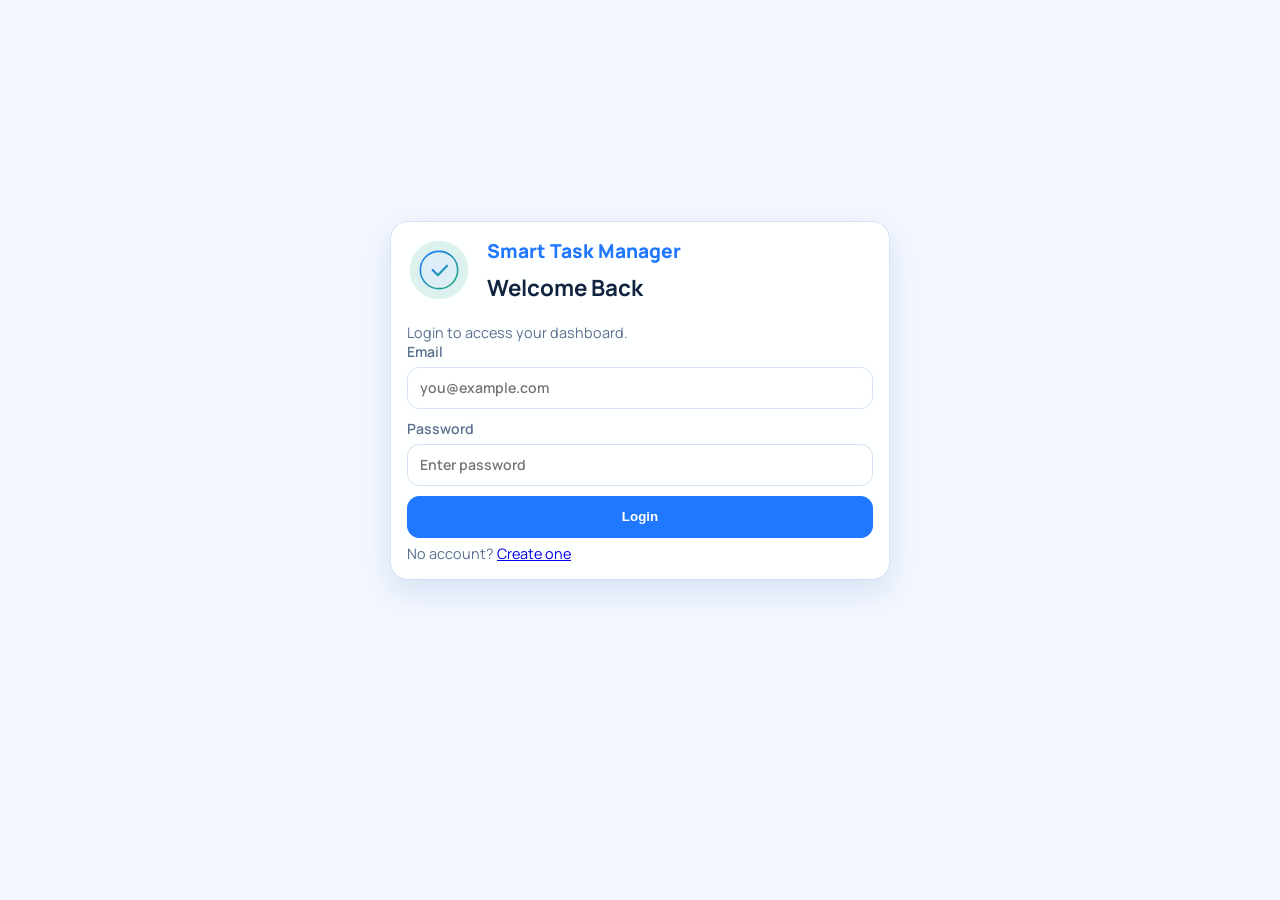
<file: index.html>
<!DOCTYPE html>
<html lang="en">
<head>
  <meta charset="UTF-8" />
  <meta name="viewport" content="width=device-width, initial-scale=1.0" />
  <title>Smart Task Manager</title>
  <link rel="preconnect" href="https://fonts.googleapis.com" />
  <link rel="preconnect" href="https://fonts.gstatic.com" crossorigin />
  <link href="https://fonts.googleapis.com/css2?family=Manrope:wght@400;500;600;700;800&display=swap" rel="stylesheet" />
  <link rel="stylesheet" href="style.css" />
</head>
<body>
  <div class="bg-orb orb-1"></div>
  <div class="bg-orb orb-2"></div>

  <main class="layout">
    <aside class="sidebar panel">
      <div class="brand-block">
        <svg class="brand-logo" viewBox="0 0 120 120" xmlns="http://www.w3.org/2000/svg">
          <!-- Background circle -->
          <circle cx="60" cy="60" r="55" fill="url(#logoBg)" opacity="0.15" />
          
          <!-- Checkmark icon -->
          <g transform="translate(60, 60)">
            <!-- Main circle -->
            <circle cx="0" cy="0" r="35" fill="none" stroke="url(#logoGradient)" stroke-width="3" />
            
            <!-- Checkmark -->
            <path d="M -12 0 L -2 10 L 15 -8" stroke="url(#logoGradient)" stroke-width="4" fill="none" stroke-linecap="round" stroke-linejoin="round" />
          </g>
          
          <!-- Gradients -->
          <defs>
            <linearGradient id="logoGradient" x1="0%" y1="0%" x2="100%" y2="100%">
              <stop offset="0%" style="stop-color:#1f78ff;stop-opacity:1" />
              <stop offset="100%" style="stop-color:#1faf7b;stop-opacity:1" />
            </linearGradient>
            <radialGradient id="logoBg" cx="50%" cy="50%" r="50%">
              <stop offset="0%" style="stop-color:#1f78ff;stop-opacity:1" />
              <stop offset="100%" style="stop-color:#1faf7b;stop-opacity:1" />
            </radialGradient>
          </defs>
        </svg>
        <p class="brand-title">Smart Task Manager</p>
        <p class="brand-subtitle">Plan smarter. Execute faster.</p>
      </div>

      <nav class="nav" id="mainNav">
        <button class="nav-btn active" data-view="dashboard" type="button">Dashboard</button>
        <button class="nav-btn" data-view="tasks" type="button">Task List</button>
        <button class="nav-btn" data-view="add" type="button">Add Task</button>
        <button class="nav-btn" data-view="calendar" type="button">Calendar</button>
        <button class="nav-btn" data-view="analytics" type="button">Analytics</button>
        <button class="nav-btn" data-view="settings" type="button">Settings</button>
      </nav>

      <div class="sidebar-footer">
        <button class="btn btn-ghost" id="logoutBtn" type="button">Logout</button>
      </div>
    </aside>

    <section class="content">
      <header class="topbar panel">
        <div class="top-left">
          <p class="greeting" id="greetingText">Good Morning, User</p>
          <p class="top-sub" id="topSubtitle">Today is a great day to get things done.</p>
        </div>
        <div class="top-right">
          <div class="notification-wrapper">
            <button class="icon-btn" id="notifBtn" type="button" aria-label="Notifications">
              <span aria-hidden="true">🔔</span>
              <strong id="notifCount">0</strong>
            </button>
            <div class="notification-panel hidden" id="notificationPanel">
              <div class="notification-header">
                <h3>Notifications</h3>
                <button class="close-notif-btn" id="closeNotifBtn" type="button">✕</button>
              </div>
              <div class="notification-list" id="notificationList"></div>
            </div>
          </div>
          <button class="btn btn-ghost" id="themeToggle" type="button">Dark Mode</button>
        </div>
      </header>

      <section class="view" id="view-dashboard">
        <div class="dashboard-grid">
          <article class="panel metric">
            <p class="metric-label">Today's Tasks</p>
            <p class="metric-value" id="todayCount">0</p>
          </article>
          <article class="panel metric">
            <p class="metric-label">Pending</p>
            <p class="metric-value" id="pendingCount">0</p>
          </article>
          <article class="panel metric">
            <p class="metric-label">Completed</p>
            <p class="metric-value" id="completedCount">0</p>
          </article>
          <article class="panel metric">
            <p class="metric-label">Streak</p>
            <p class="metric-value" id="streakCount">0 days</p>
          </article>
        </div>

        <article class="panel">
          <div class="panel-head">
            <h2>Progress</h2>
            <button class="btn btn-primary" id="quickAddBtn" type="button">+ Quick Add Task</button>
          </div>
          <div class="progress-track">
            <div class="progress-fill" id="progressFill"></div>
          </div>
          <p class="hint" id="progressText">0% completed</p>
        </article>

        <article class="panel">
          <div class="panel-head">
            <h2>Today's Plan</h2>
            <p class="hint" id="todayDateLabel"></p>
          </div>
          <ul class="list" id="todayPlanList"></ul>
          <p class="empty" id="todayEmpty">No tasks planned for today.</p>
        </article>

        <article class="panel">
          <h2>Smart Suggestions</h2>
          <ul class="list" id="smartSuggestionList"></ul>
        </article>
      </section>

      <section class="view hidden" id="view-tasks">
        <article class="panel">
          <div class="panel-head">
            <h2>Task Search & Filter</h2>
          </div>
          <div class="filter-grid">
            <input id="searchInput" type="text" placeholder="Search by keyword" />
            <select id="priorityFilter">
              <option value="all">All Priorities</option>
              <option value="High">High</option>
              <option value="Medium">Medium</option>
              <option value="Low">Low</option>
            </select>
            <select id="statusFilter">
              <option value="all">All Status</option>
              <option value="Pending">Pending</option>
              <option value="In Progress">In Progress</option>
              <option value="Completed">Completed</option>
            </select>
            <select id="categoryFilter">
              <option value="all">All Categories</option>
              <option value="Study">Study</option>
              <option value="Work">Work</option>
              <option value="Personal">Personal</option>
              <option value="Health">Health</option>
            </select>
            <select id="deadlineFilter">
              <option value="all">Any Deadline</option>
              <option value="today">Due Today</option>
              <option value="week">This Week</option>
              <option value="overdue">Overdue</option>
            </select>
          </div>
        </article>

        <article class="panel">
          <p class="hint">Mobile hint: Swipe right to mark complete, swipe left to delete.</p>
          <div id="taskCardList" class="task-card-list"></div>
          <p class="empty" id="taskListEmpty">No tasks found.</p>
        </article>
      </section>

      <section class="view hidden" id="view-add">
        <article class="panel">
          <div class="panel-head">
            <h2 id="formHeading">Add New Task</h2>
            <button class="btn btn-secondary" id="smartSuggestBtn" type="button">Smart Suggest</button>
          </div>
          <form id="taskForm" class="form-grid-wide">
            <input type="hidden" id="taskId" />

            <label>Task Name
              <input id="taskTitle" type="text" required maxlength="120" placeholder="e.g. DSA revision" />
            </label>

            <label>Description
              <textarea id="taskDescription" rows="3" placeholder="Task details"></textarea>
            </label>

            <div class="split-2">
              <label>Due Date
                <input id="taskDueDate" type="date" required />
              </label>
              <label>Priority
                <select id="taskPriority" required>
                  <option value="High">High</option>
                  <option value="Medium" selected>Medium</option>
                  <option value="Low">Low</option>
                </select>
              </label>
            </div>

            <div class="split-2">
              <label>Status
                <select id="taskStatus" required>
                  <option value="Pending" selected>Pending</option>
                  <option value="In Progress">In Progress</option>
                  <option value="Completed">Completed</option>
                </select>
              </label>
              <label>Category
                <select id="taskCategory" required>
                  <option value="Study">Study</option>
                  <option value="Work" selected>Work</option>
                  <option value="Personal">Personal</option>
                  <option value="Health">Health</option>
                </select>
              </label>
            </div>

            <label>Tags (comma separated)
              <input id="taskTags" type="text" placeholder="DSA, Assignment, Exam" />
            </label>

            <label>Notes
              <textarea id="taskNotes" rows="2" placeholder="Extra notes"></textarea>
            </label>

            <div class="split-2">
              <label>Attachment URL
                <input id="taskLink" type="url" placeholder="https://example.com" />
              </label>
              <label>Attach Files/Images
                <input id="taskFiles" type="file" multiple />
              </label>
            </div>

            <article class="panel soft" id="smartBox">
              <h3>Smart Output</h3>
              <p class="hint" id="smartTimeSuggestion">Suggested schedule appears here.</p>
              <p class="hint" id="smartEstimate">Estimated completion time appears here.</p>
              <ul class="list" id="smartBreakdownList"></ul>
            </article>

            <div class="form-actions">
              <button class="btn btn-primary" id="saveTaskBtn" type="submit">Save Task</button>
              <button class="btn btn-ghost hidden" id="cancelEditBtn" type="button">Cancel Edit</button>
            </div>
          </form>
        </article>
      </section>

      <section class="view hidden" id="view-calendar">
        <article class="panel">
          <div class="panel-head">
            <h2>Calendar</h2>
            <div class="calendar-controls">
              <button class="btn btn-ghost" id="prevMonthBtn" type="button">Prev</button>
              <p class="hint" id="monthLabel"></p>
              <button class="btn btn-ghost" id="nextMonthBtn" type="button">Next</button>
            </div>
          </div>
          <div class="calendar-grid" id="monthGrid"></div>
        </article>

        <article class="panel">
          <h2>Weekly Drag & Drop</h2>
          <p class="hint">Drag a task card and drop on another day to reschedule.</p>
          <div class="week-board" id="weekBoard"></div>
        </article>
      </section>

      <section class="view hidden" id="view-analytics">
        <div class="dashboard-grid">
          <article class="panel metric">
            <p class="metric-label">Daily Score</p>
            <p class="metric-value" id="dailyScore">0%</p>
          </article>
          <article class="panel metric">
            <p class="metric-label">Weekly Score</p>
            <p class="metric-value" id="weeklyScore">0%</p>
          </article>
        </div>

        <article class="panel">
          <h2>Completed vs Pending</h2>
          <div class="pie-wrap">
            <div class="pie" id="pieChart"></div>
            <p class="hint" id="pieLabel"></p>
          </div>
        </article>

        <article class="panel">
          <h2>Tasks Per Day (Last 7 Days)</h2>
          <div class="bar-chart" id="barChart"></div>
        </article>
      </section>

      <section class="view hidden" id="view-settings">
        <!-- Profile Section -->
        <article class="panel profile-panel">
          <div class="profile-header">
            <h2>Profile</h2>
          </div>
          <div class="profile-container">
            <!-- Left: Form -->
            <div class="profile-form-section">
              <form id="profileForm">
                <div class="form-group">
                  <label for="profileName">Name</label>
                  <input type="text" id="profileName" placeholder="Your full name" />
                </div>
                <div class="form-group">
                  <label for="profileEmail">Email</label>
                  <input type="email" id="profileEmail" placeholder="Your email" readonly />
                </div>
                <div class="form-group">
                  <label for="profilePassword">Password</label>
                  <input type="password" id="profilePassword" placeholder="Your password" />
                </div>
                <div class="form-group">
                  <label for="profileAge">Age</label>
                  <input type="number" id="profileAge" placeholder="Your age" min="1" max="120" />
                </div>
                <button type="submit" class="btn btn-primary profile-save-btn">Save Changes</button>
              </form>
            </div>

            <!-- Right: Profile Image -->
            <div class="profile-image-section">
              <div class="profile-image-container">
                <img id="profileImageDisplay" src="data:image/svg+xml,%3Csvg xmlns='http://www.w3.org/2000/svg' viewBox='0 0 200 200'%3E%3Crect fill='%23e0e0e0' width='200' height='200'/%3E%3Ccircle cx='100' cy='70' r='35' fill='%23999'/%3E%3Cpath d='M50 180 Q50 140 100 140 Q150 140 150 180' fill='%23999'/%3E%3C/svg%3E" alt="Profile" class="profile-image" />
                <div class="image-overlay">
                  <button type="button" class="image-edit-btn" id="profileImageEditBtn" title="Edit Image">✎</button>
                  <button type="button" class="image-delete-btn" id="profileImageDeleteBtn" title="Delete Image">✕</button>
                </div>
              </div>
              <input type="file" id="profileImageInput" accept="image/*" style="display: none;" />
            </div>
          </div>
          <p class="profile-feedback" id="profileFeedback"></p>
        </article>

        <!-- Preferences Section -->
        <article class="panel">
          <h2>Preferences</h2>
          <div class="settings-grid">
            <label class="switch-row">Enable Notifications
              <input id="notifToggle" type="checkbox" />
            </label>
            <label class="switch-row">Theme
              <select id="themeSelect">
                <option value="light">Light</option>
                <option value="dark">Dark</option>
              </select>
            </label>
            <label class="switch-row">Language
              <select id="languageSelect">
                <option value="English">English</option>
                <option value="Bangla">Bangla</option>
              </select>
            </label>
          </div>
        </article>
      </section>
    </section>
  </main>

  <script src="script.js"></script>
</body>
</html>
</file>
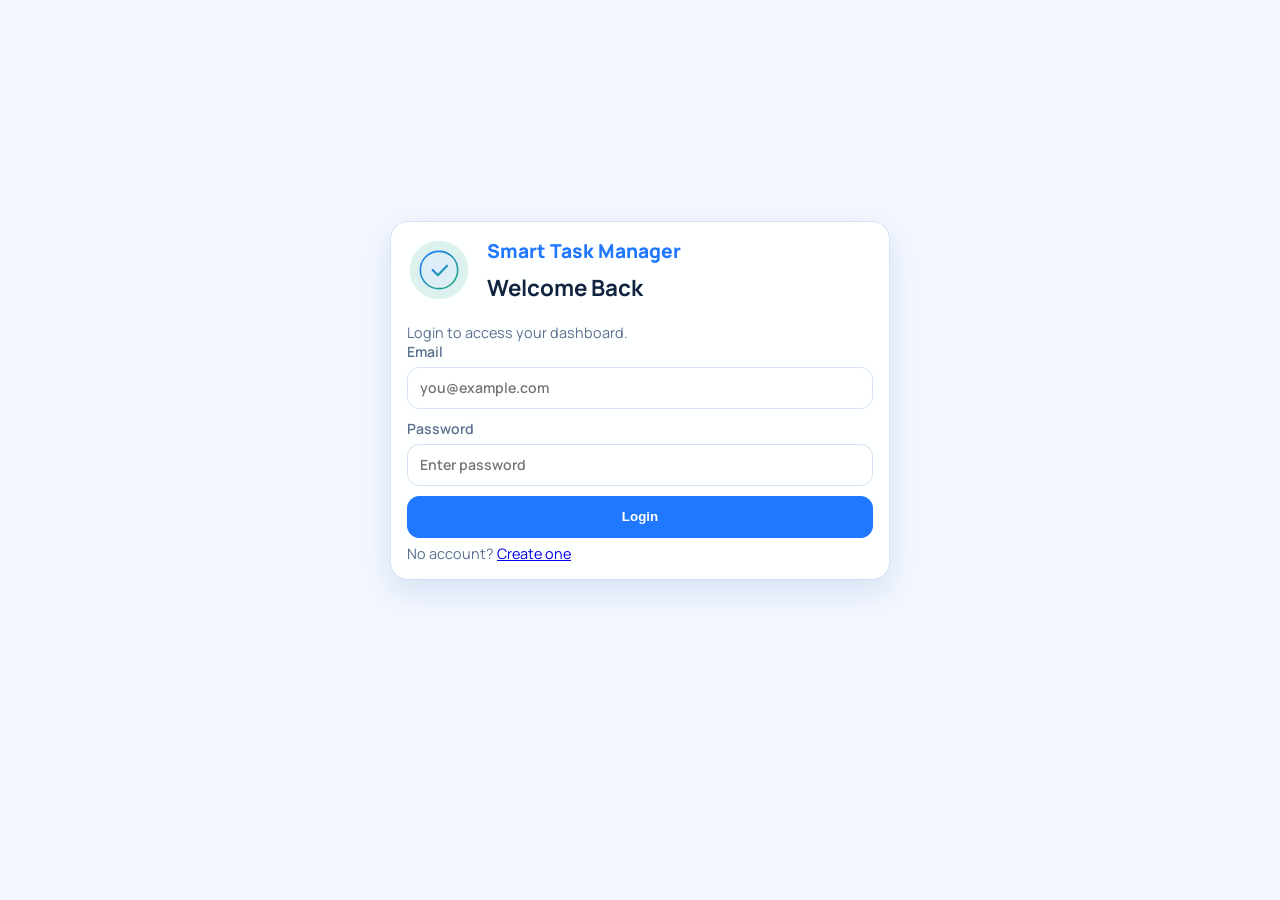
<file: login.html>
<!DOCTYPE html>
<html lang="en">
<head>
  <meta charset="UTF-8" />
  <meta name="viewport" content="width=device-width, initial-scale=1.0" />
  <title>Login | Smart Task Manager</title>
  <link rel="preconnect" href="https://fonts.googleapis.com" />
  <link rel="preconnect" href="https://fonts.gstatic.com" crossorigin />
  <link href="https://fonts.googleapis.com/css2?family=Manrope:wght@400;500;600;700;800&display=swap" rel="stylesheet" />
  <link rel="stylesheet" href="style.css" />
</head>
<body>
  <main class="auth-shell">
    <section class="panel auth-panel">
      <div class="auth-panel-header">
        <svg class="auth-small-logo" viewBox="0 0 120 120" xmlns="http://www.w3.org/2000/svg">
          <circle cx="60" cy="60" r="55" fill="url(#authLogoBg)" opacity="0.15" />
          <g transform="translate(60, 60)">
            <circle cx="0" cy="0" r="35" fill="none" stroke="url(#authLogoGradient)" stroke-width="3" />
            <path d="M -12 0 L -2 10 L 15 -8" stroke="url(#authLogoGradient)" stroke-width="4" fill="none" stroke-linecap="round" stroke-linejoin="round" />
          </g>
          <defs>
            <linearGradient id="authLogoGradient" x1="0%" y1="0%" x2="100%" y2="100%">
              <stop offset="0%" style="stop-color:#1f78ff;stop-opacity:1" />
              <stop offset="100%" style="stop-color:#1faf7b;stop-opacity:1" />
            </linearGradient>
            <radialGradient id="authLogoBg" cx="50%" cy="50%" r="50%">
              <stop offset="0%" style="stop-color:#1f78ff;stop-opacity:1" />
              <stop offset="100%" style="stop-color:#1faf7b;stop-opacity:1" />
            </radialGradient>
          </defs>
        </svg>
        <div>
          <h1 class="auth-app-title">Smart Task Manager</h1>
          <h2>Welcome Back</h2>
        </div>
      </div>
      <p class="hint">Login to access your dashboard.</p>

      <form id="loginForm" class="form-grid-wide">
        <label>Email
          <input id="loginEmail" type="email" required placeholder="you@example.com" />
        </label>
        <label>Password
          <input id="loginPassword" type="password" required minlength="6" placeholder="Enter password" />
        </label>
        <p class="hint hidden" id="loginFeedback"></p>
        <button class="btn btn-primary" type="submit">Login</button>
      </form>

      <p class="hint">No account? <a href="register.html">Create one</a></p>
    </section>
  </main>

  <script src="auth.js"></script>
</body>
</html>
</file>
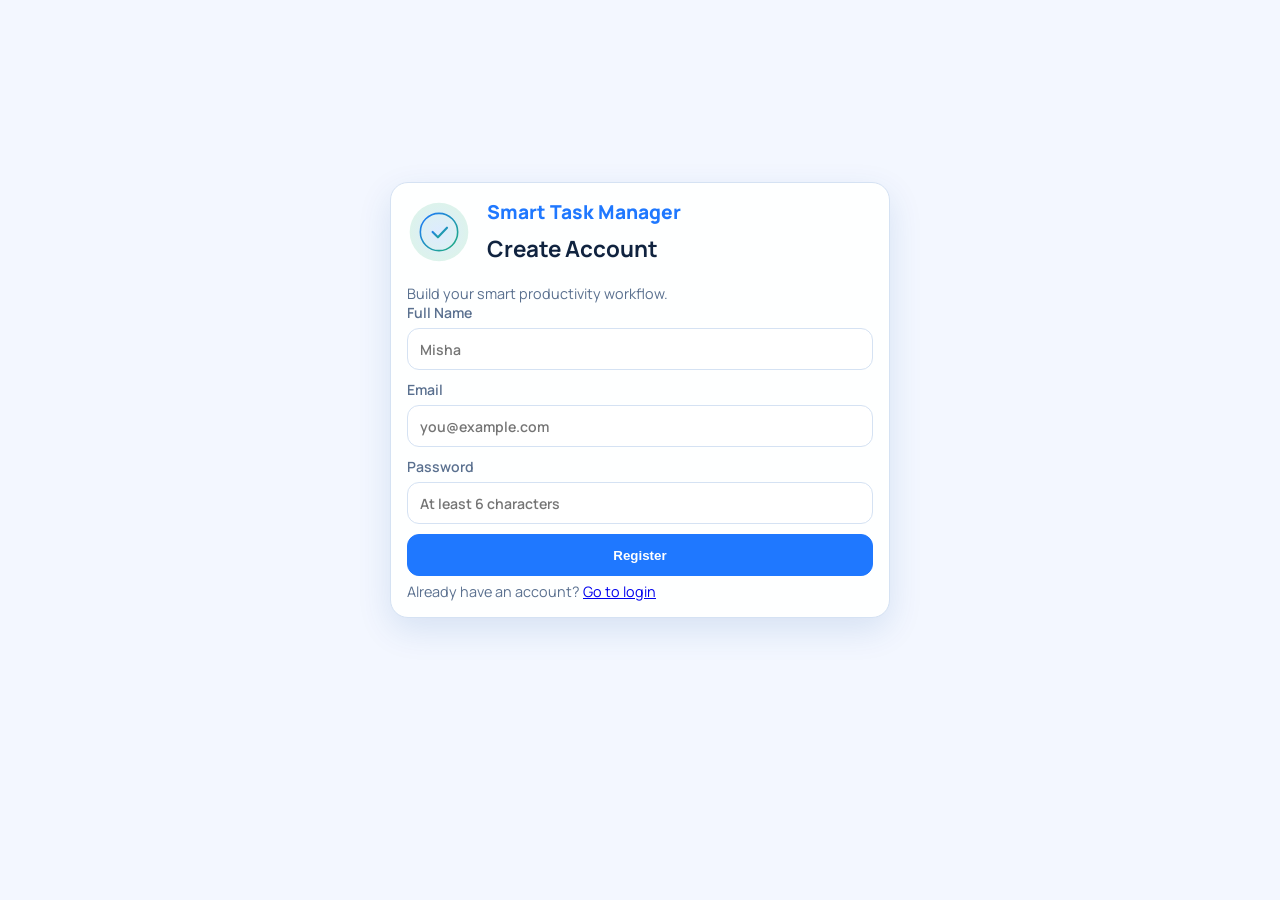
<file: register.html>
<!DOCTYPE html>
<html lang="en">
<head>
  <meta charset="UTF-8" />
  <meta name="viewport" content="width=device-width, initial-scale=1.0" />
  <title>Register | Smart Task Manager</title>
  <link rel="preconnect" href="https://fonts.googleapis.com" />
  <link rel="preconnect" href="https://fonts.gstatic.com" crossorigin />
  <link href="https://fonts.googleapis.com/css2?family=Manrope:wght@400;500;600;700;800&display=swap" rel="stylesheet" />
  <link rel="stylesheet" href="style.css" />
</head>
<body>
  <main class="auth-shell">
    <section class="panel auth-panel">
      <div class="auth-panel-header">
        <svg class="auth-small-logo" viewBox="0 0 120 120" xmlns="http://www.w3.org/2000/svg">
          <circle cx="60" cy="60" r="55" fill="url(#authLogoBg)" opacity="0.15" />
          <g transform="translate(60, 60)">
            <circle cx="0" cy="0" r="35" fill="none" stroke="url(#authLogoGradient)" stroke-width="3" />
            <path d="M -12 0 L -2 10 L 15 -8" stroke="url(#authLogoGradient)" stroke-width="4" fill="none" stroke-linecap="round" stroke-linejoin="round" />
          </g>
          <defs>
            <linearGradient id="authLogoGradient" x1="0%" y1="0%" x2="100%" y2="100%">
              <stop offset="0%" style="stop-color:#1f78ff;stop-opacity:1" />
              <stop offset="100%" style="stop-color:#1faf7b;stop-opacity:1" />
            </linearGradient>
            <radialGradient id="authLogoBg" cx="50%" cy="50%" r="50%">
              <stop offset="0%" style="stop-color:#1f78ff;stop-opacity:1" />
              <stop offset="100%" style="stop-color:#1faf7b;stop-opacity:1" />
            </radialGradient>
          </defs>
        </svg>
        <div>
          <h1 class="auth-app-title">Smart Task Manager</h1>
          <h2>Create Account</h2>
        </div>
      </div>
      <p class="hint">Build your smart productivity workflow.</p>

      <form id="registerForm" class="form-grid-wide">
        <label>Full Name
          <input id="registerName" type="text" required maxlength="80" placeholder="Misha" />
        </label>
        <label>Email
          <input id="registerEmail" type="email" required placeholder="you@example.com" />
        </label>
        <label>Password
          <input id="registerPassword" type="password" required minlength="6" placeholder="At least 6 characters" />
        </label>
        <p class="hint hidden" id="registerFeedback"></p>
        <button class="btn btn-primary" type="submit">Register</button>
      </form>

      <p class="hint">Already have an account? <a href="login.html">Go to login</a></p>
    </section>
  </main>

  <script src="auth.js"></script>
</body>
</html>
</file>
<file: style.css>
:root {
  --bg: #f3f7ff;
  --surface: #ffffff;
  --text: #10233f;
  --muted: #5a708f;
  --line: #d5e2f3;
  --primary: #1f78ff;
  --primary-strong: #0f57c8;
  --accent: #1faf7b;
  --danger: #e24b4b;
  --warning: #f29a2e;
  --high: #e24b4b;
  --medium: #f29a2e;
  --low: #1faf7b;
  --shadow: 0 12px 34px rgba(12, 72, 158, 0.12);
}

[data-theme="dark"] {
  --bg: #0f1724;
  --surface: #1a2435;
  --text: #e6eefc;
  --muted: #9db0ce;
  --line: #28354b;
  --primary: #58a6ff;
  --primary-strong: #78b9ff;
  --accent: #3ccc99;
  --danger: #ff6f6f;
  --warning: #ffba63;
  --high: #ff6f6f;
  --medium: #ffba63;
  --low: #3ccc99;
  --shadow: 0 16px 34px rgba(0, 0, 0, 0.35);
}

* {
  box-sizing: border-box;
}

body {
  margin: 0;
  font-family: "Manrope", Segoe UI, sans-serif;
  background: var(--bg);
  color: var(--text);
  min-height: 100vh;
}

.bg-orb {
  position: fixed;
  width: 280px;
  height: 280px;
  border-radius: 999px;
  filter: blur(50px);
  z-index: 0;
  pointer-events: none;
  opacity: 0.34;
}

.orb-1 {
  top: -80px;
  right: -100px;
  background: #8cc2ff;
}

.orb-2 {
  bottom: -80px;
  left: -90px;
  background: #8fe2b2;
}

.layout {
  position: relative;
  z-index: 1;
  max-width: 1400px;
  margin: 18px auto;
  padding: 14px;
  display: grid;
  gap: 14px;
  grid-template-columns: 280px 1fr;
}

.panel {
  background: color-mix(in srgb, var(--surface) 92%, #f7fbff 8%);
  border: 1px solid var(--line);
  border-radius: 18px;
  box-shadow: var(--shadow);
  padding: 16px;
}

.soft {
  background: color-mix(in srgb, var(--surface) 92%, #edf5ff 8%);
}

.sidebar {
  position: sticky;
  top: 14px;
  align-self: start;
  min-height: calc(100vh - 28px);
  display: flex;
  flex-direction: column;
  gap: 16px;
}

.brand-block {
  text-align: center;
  padding: 12px 8px;
  background: var(--bg);
  border-radius: 16px;
  margin-bottom: 8px;
}

.brand-title {
  margin: 0;
    .notification-panel {
      position: fixed;
      top: auto;
      right: 0;
      bottom: 0;
      left: 0;
      width: 100%;
      max-height: 50vh;
      margin-top: 0;
      border-radius: 16px 16px 0 0;
    }
  font-weight: 800;
  letter-spacing: 0.02em;
  font-size: 1.15rem;
}

.brand-subtitle {
  margin: 8px 0 0;
  color: var(--muted);
  font-size: 0.8rem;
  letter-spacing: 0.01em;
}

.brand-logo {
  width: 72px;
  height: 72px;
  margin: 0 auto 14px;
  display: block;
  filter: drop-shadow(0 4px 12px rgba(31, 120, 255, 0.2));
}

.nav {
  display: grid;
  gap: 8px;
}

.nav-btn {
  border: 1px solid color-mix(in srgb, var(--line) 85%, #b8d2f7 15%);
  background: var(--surface);
  color: var(--text);
  text-align: left;
  border-radius: 12px;
  padding: 11px 12px;
  font-weight: 700;
  cursor: pointer;
  transition: transform 0.2s ease, border-color 0.2s ease;
}

.nav-btn:hover {
  transform: translateX(3px);
  border-color: color-mix(in srgb, var(--primary) 45%, var(--line) 55%);
}

.nav-btn.active {
  background: linear-gradient(135deg, color-mix(in srgb, var(--primary) 18%, #fff 82%), color-mix(in srgb, var(--primary) 9%, #fff 91%));
  color: var(--primary-strong);
  border-color: color-mix(in srgb, var(--primary) 45%, var(--line) 55%);
}

.sidebar-footer {
  margin-top: auto;
  border-top: 1px dashed var(--line);
  padding-top: 10px;
}

.content {
  display: grid;
  gap: 14px;
}

.topbar {
  display: flex;
  align-items: center;
  justify-content: space-between;
  gap: 12px;
}

.greeting {
  margin: 0;
  font-size: 1.15rem;
  font-weight: 800;
}

.top-sub {
  margin: 4px 0 0;
  color: var(--muted);
  font-size: 0.9rem;
}

.top-right {
  display: flex;
  align-items: center;
  gap: 10px;
}

.icon-btn {
  border: 1px solid var(--line);
  border-radius: 12px;
  background: var(--surface);
  color: var(--text);
  min-width: 88px;
  height: 44px;
  padding: 0 12px;
  display: inline-flex;
  align-items: center;
  justify-content: center;
  gap: 6px;
  cursor: pointer;
  font-weight: 600;
  font-size: 18px;
  transition: all 0.2s ease;
}

.btn {
  border: 1px solid var(--line);
  border-radius: 12px;
  height: 42px;
  padding: 0 14px;
  font-weight: 700;
  cursor: pointer;
  color: var(--text);
  background: var(--surface);
}

.btn-primary {
  border-color: var(--primary);
  background: var(--primary);
  color: #fff;
}

.btn-secondary {
  border-color: color-mix(in srgb, var(--accent) 40%, var(--line) 60%);
}

.btn-ghost {
  background: transparent;
}

.btn:hover,
.icon-btn:hover {
  transform: translateY(-1px);
}

.notification-wrapper {
  position: relative;
}

.notification-panel {
  position: absolute;
  top: 100%;
  right: 0;
  width: 350px;
  max-height: 400px;
  margin-top: 8px;
  background: var(--surface);
  border: 1px solid var(--line);
  border-radius: 12px;
  box-shadow: 0 12px 34px rgba(12, 72, 158, 0.15);
  z-index: 1000;
  display: flex;
  flex-direction: column;
  animation: fade-in 0.24s ease;
}

.notification-panel.hidden {
  display: none;
}

.notification-header {
  display: flex;
  justify-content: space-between;
  align-items: center;
  padding: 12px 16px;
  border-bottom: 1px solid var(--line);
}

.notification-header h3 {
  margin: 0;
  font-size: 16px;
  font-weight: 700;
}

.close-notif-btn {
  background: none;
  border: none;
  font-size: 16px;
  cursor: pointer;
  color: var(--muted);
  padding: 0;
  width: 24px;
  height: 24px;
  display: flex;
  align-items: center;
  justify-content: center;
  transition: color 0.2s ease;
}

.close-notif-btn:hover {
  color: var(--text);
}

.notification-list {
  flex: 1;
  overflow-y: auto;
  display: flex;
  flex-direction: column;
}

.notification-item {
  padding: 12px 16px;
  border-bottom: 1px solid var(--line);
  cursor: pointer;
  transition: background 0.2s ease;
}

.notification-item:last-child {
  border-bottom: none;
}

.notification-item:hover {
  background: color-mix(in srgb, var(--primary) 5%, var(--surface) 95%);
}

.notification-item.overdue {
  border-left: 3px solid var(--danger);
}

.notification-item.due-today {
  border-left: 3px solid var(--warning);
}

.notification-item-title {
  font-weight: 600;
  font-size: 14px;
  margin: 0 0 4px 0;
  color: var(--text);
}

.notification-item-meta {
  font-size: 12px;
  color: var(--muted);
  margin: 0;
}

.notification-empty {
  padding: 20px 16px;
  text-align: center;
  color: var(--muted);
  font-size: 14px;
}

.view {
  display: grid;
  gap: 14px;
  animation: fade-in 0.24s ease;
}

.hidden {
  display: none;
}

.dashboard-grid {
  display: grid;
  grid-template-columns: repeat(4, minmax(0, 1fr));
  gap: 12px;
}

.metric-label {
  margin: 0;
  color: var(--muted);
  font-size: 0.83rem;
  text-transform: uppercase;
  letter-spacing: 0.05em;
}

.metric-value {
  margin: 8px 0 0;
  font-size: 1.3rem;
  font-weight: 800;
}

.panel-head {
  display: flex;
  justify-content: space-between;
  align-items: center;
  gap: 12px;
  flex-wrap: wrap;
  margin-bottom: 10px;
}

h1,
h2,
h3 {
  margin: 0;
}

.hint {
  margin: 6px 0 0;
  color: var(--muted);
  font-size: 0.9rem;
}

.empty {
  color: var(--muted);
  margin: 10px 0 0;
}

.progress-track {
  background: color-mix(in srgb, var(--line) 78%, #ffffff 22%);
  border-radius: 999px;
  height: 12px;
  overflow: hidden;
}

.progress-fill {
  width: 0;
  height: 100%;
  background: linear-gradient(90deg, var(--primary), var(--accent));
  transition: width 0.22s ease;
}

.list {
  margin: 0;
  padding: 0;
  list-style: none;
  display: grid;
  gap: 8px;
}

.list li {
  border: 1px solid var(--line);
  border-radius: 12px;
  padding: 10px;
  background: color-mix(in srgb, var(--surface) 93%, #f2f8ff 7%);
}

.filter-grid {
  display: grid;
  gap: 10px;
  grid-template-columns: repeat(5, minmax(0, 1fr));
}

.task-card-list {
  display: grid;
  gap: 10px;
}

.task-card {
  border: 1px solid var(--line);
  background: color-mix(in srgb, var(--surface) 90%, #f4f9ff 10%);
  border-radius: 16px;
  padding: 12px;
  display: grid;
  gap: 8px;
  transition: transform 0.18s ease;
}

.task-card:hover {
  transform: translateY(-2px);
}

.task-top {
  display: flex;
  justify-content: space-between;
  gap: 8px;
  align-items: start;
}

.task-title {
  margin: 0;
  font-weight: 800;
}

.pill-row {
  display: flex;
  gap: 6px;
  flex-wrap: wrap;
}

.pill {
  display: inline-flex;
  align-items: center;
  border-radius: 999px;
  padding: 3px 10px;
  font-size: 0.74rem;
  font-weight: 700;
  border: 1px solid var(--line);
}

.pill.High {
  color: #fff;
  background: var(--high);
  border-color: var(--high);
}

.pill.Medium {
  color: #fff;
  background: var(--medium);
  border-color: var(--medium);
}

.pill.Low {
  color: #fff;
  background: var(--low);
  border-color: var(--low);
}

.task-actions {
  display: flex;
  gap: 8px;
  flex-wrap: wrap;
}

.task-actions .btn {
  height: 34px;
  padding: 0 10px;
  font-size: 0.82rem;
}

.form-grid-wide {
  display: grid;
  gap: 10px;
}

.split-2 {
  display: grid;
  gap: 10px;
  grid-template-columns: repeat(2, minmax(0, 1fr));
}

label {
  font-size: 0.88rem;
  color: var(--muted);
  display: grid;
  gap: 6px;
  font-weight: 600;
}

input,
textarea,
select {
  width: 100%;
  border: 1px solid var(--line);
  border-radius: 12px;
  min-height: 42px;
  padding: 9px 12px;
  font: inherit;
  color: var(--text);
  background: color-mix(in srgb, var(--surface) 95%, #f8fbff 5%);
}

textarea {
  min-height: 84px;
  resize: vertical;
}

.form-actions {
  display: flex;
  gap: 10px;
}

.calendar-controls {
  display: flex;
  align-items: center;
  gap: 10px;
}

.calendar-grid {
  display: grid;
  grid-template-columns: repeat(7, minmax(0, 1fr));
  gap: 8px;
}

.day-cell {
  min-height: 86px;
  border: 1px solid var(--line);
  border-radius: 12px;
  padding: 8px;
  cursor: pointer;
  display: grid;
  gap: 6px;
  align-content: start;
}

.day-cell.off {
  opacity: 0.45;
}

.day-cell.active {
  border-color: var(--primary);
}

.dot-row {
  display: flex;
  gap: 4px;
}

.dot {
  width: 7px;
  height: 7px;
  border-radius: 50%;
}

.dot.high {
  background: var(--high);
}

.dot.medium {
  background: var(--medium);
}

.dot.low {
  background: var(--low);
}

.week-board {
  display: grid;
  gap: 8px;
  grid-template-columns: repeat(7, minmax(0, 1fr));
}

.week-col {
  min-height: 170px;
  border: 1px dashed var(--line);
  border-radius: 12px;
  padding: 8px;
  display: grid;
  gap: 6px;
  align-content: start;
}

.week-col.over {
  border-color: var(--primary);
  background: color-mix(in srgb, var(--primary) 8%, transparent 92%);
}

.week-task {
  border: 1px solid var(--line);
  border-left: 4px solid var(--primary);
  border-radius: 10px;
  padding: 6px;
  font-size: 0.8rem;
  background: var(--surface);
  cursor: grab;
}

.week-task.High {
  border-left-color: var(--high);
}

.week-task.Medium {
  border-left-color: var(--medium);
}

.week-task.Low {
  border-left-color: var(--low);
}

.pie-wrap {
  display: grid;
  gap: 10px;
  justify-items: center;
}

.pie {
  width: 170px;
  height: 170px;
  border-radius: 50%;
  border: 1px solid var(--line);
}

.bar-chart {
  display: grid;
  gap: 8px;
}

.bar-row {
  display: grid;
  gap: 6px;
  grid-template-columns: 88px 1fr 40px;
  align-items: center;
}

.bar-track {
  height: 12px;
  border-radius: 999px;
  background: color-mix(in srgb, var(--line) 75%, #ffffff 25%);
  overflow: hidden;
}

.bar-fill {
  height: 100%;
  background: linear-gradient(90deg, var(--primary), var(--accent));
}

.settings-grid {
  display: grid;
  gap: 10px;
}

.switch-row {
  display: flex;
  justify-content: space-between;
  align-items: center;
  border: 1px solid var(--line);
  padding: 10px;
  border-radius: 12px;
}

.auth-shell {
  min-height: calc(100vh - 100px);
  display: grid;
  place-items: center;
  padding: 24px 16px;
}

.auth-panel {
  width: 100%;
  max-width: 500px;
}

.auth-panel-header {
  display: flex;
  align-items: center;
  gap: 16px;
  margin-bottom: 20px;
}

.auth-small-logo {
  width: 64px;
  height: 64px;
  flex-shrink: 0;
}

.auth-app-title {
  margin: 0 0 8px 0;
  font-size: 1.2rem;
  font-weight: 800;
  color: var(--primary);
}

.auth-panel h2 {
  margin: 0;
  font-size: 1.4rem;
  font-weight: 700;
}

.auth-header {
  background: linear-gradient(135deg, #1f78ff 0%, #1faf7b 100%);
  color: white;
  padding: 16px 0;
  box-shadow: 0 4px 12px rgba(31, 120, 255, 0.15);
  position: sticky;
  top: 0;
  z-index: 100;
}

.auth-header-container {
  max-width: 1400px;
  margin: 0 auto;
  padding: 0 16px;
  display: flex;
  justify-content: space-between;
  align-items: center;
  gap: 24px;
}

.auth-brand {
  display: flex;
  align-items: center;
  gap: 12px;
  flex: 1;
}

.auth-logo {
  width: 48px;
  height: 48px;
  flex-shrink: 0;
}

.auth-brand-text {
  text-align: left;
}

.auth-brand-title {
  margin: 0;
  font-size: 1.4rem;
  font-weight: 800;
  letter-spacing: 0.01em;
}

.auth-brand-subtitle {
  margin: 2px 0 0;
  font-size: 0.85rem;
  opacity: 0.9;
}

.auth-nav {
  display: flex;
  align-items: center;
  gap: 8px;
  flex-wrap: wrap;
}

.nav-link {
  color: white;
  text-decoration: none;
  padding: 8px 12px;
  border-radius: 8px;
  font-weight: 500;
  font-size: 0.95rem;
  transition: all 0.2s ease;
}

.nav-link:hover {
  background: rgba(255, 255, 255, 0.2);
  transform: translateY(-2px);
}

.nav-link.active {
  background: rgba(255, 255, 255, 0.3);
  border-bottom: 2px solid white;
}

.nav-btn-style {
  background: rgba(255, 255, 255, 0.25);
  border: 1px solid rgba(255, 255, 255, 0.5);
}

.nav-btn-style:hover {
  background: rgba(255, 255, 255, 0.35);
}

.nav-btn-style.active {
  background: rgba(255, 255, 255, 0.4);
}

.error {
  color: var(--danger);
}

.success {
  color: var(--accent);
}

/* Profile Section Styles */
.profile-panel {
  padding: 24px;
}

.profile-header {
  margin-bottom: 24px;
}

.profile-container {
  display: grid;
  grid-template-columns: 1fr 280px;
  gap: 32px;
}

/* Task highlight animation */
.highlight {
  animation: highlight-pulse 0.6s ease;
}

@keyframes highlight-pulse {
  0%, 100% {
    background: var(--surface);
  }
  50% {
    background: color-mix(in srgb, var(--accent) 15%, var(--surface) 85%);
  }
}
.profile-form-section {
  display: flex;
  flex-direction: column;
  gap: 16px;
}

.form-group {
  display: flex;
  flex-direction: column;
  gap: 8px;
}

.form-group label {
  font-weight: 600;
  font-size: 14px;
  color: var(--text);
}

.form-group input {
  padding: 10px 12px;
  border: 1px solid var(--line);
  border-radius: 8px;
  font-family: inherit;
  font-size: 14px;
  color: var(--text);
  background: var(--surface);
  transition: border-color 0.3s ease;
}

.form-group input:focus {
  outline: none;
  border-color: var(--primary);
  box-shadow: 0 0 0 3px rgba(31, 120, 255, 0.1);
}

.form-group input:read-only {
  background: var(--bg);
  color: var(--muted);
  cursor: not-allowed;
}

.profile-save-btn {
  margin-top: 8px;
  align-self: flex-start;
}

.profile-image-section {
  display: flex;
  flex-direction: column;
  align-items: center;
  gap: 12px;
}

.profile-image-container {
  position: relative;
  width: 280px;
  height: 280px;
  border-radius: 16px;
  overflow: hidden;
  background: var(--line);
  box-shadow: 0 8px 24px rgba(12, 72, 158, 0.12);
}

.profile-image {
  width: 100%;
  height: 100%;
  object-fit: cover;
  display: block;
}

.image-overlay {
  position: absolute;
  top: 0;
  left: 0;
  width: 100%;
  height: 100%;
  background: rgba(0, 0, 0, 0.5);
  display: flex;
  align-items: center;
  justify-content: center;
  gap: 12px;
  opacity: 0;
  transition: opacity 0.3s ease;
}

.profile-image-container:hover .image-overlay {
  opacity: 1;
}

.image-edit-btn,
.image-delete-btn {
  width: 44px;
  height: 44px;
  border-radius: 50%;
  border: none;
  background: var(--primary);
  color: white;
  font-size: 18px;
  cursor: pointer;
  display: flex;
  align-items: center;
  justify-content: center;
  transition: background 0.3s ease, transform 0.2s ease;
}

.image-edit-btn:hover {
  background: var(--primary-strong);
  transform: scale(1.1);
}

.image-delete-btn {
  background: var(--danger);
}

.image-delete-btn:hover {
  background: #c63131;
  transform: scale(1.1);
}

.profile-feedback {
  margin-top: 16px;
  font-size: 14px;
  text-align: center;
}

.profile-feedback.error {
  color: var(--danger);
}

.profile-feedback.success {
  color: var(--accent);
}

@keyframes fade-in {
  from {
    opacity: 0;
    transform: translateY(5px);
  }
  to {
    opacity: 1;
    transform: translateY(0);
  }
}

@media (max-width: 1120px) {
  .layout {
    grid-template-columns: 1fr;
  }

  .sidebar {
    position: static;
    min-height: auto;
  }

  .dashboard-grid {
    grid-template-columns: repeat(2, minmax(0, 1fr));
  }

  .filter-grid {
    grid-template-columns: repeat(2, minmax(0, 1fr));
  }

  .week-board,
  .calendar-grid {
    grid-template-columns: repeat(4, minmax(0, 1fr));
  }
}

@media (max-width: 700px) {
  .dashboard-grid,
  .split-2,
  .filter-grid {
    grid-template-columns: 1fr;
  }

  .week-board,
  .calendar-grid {
    grid-template-columns: repeat(2, minmax(0, 1fr));
  }

  .topbar {
    flex-direction: column;
    align-items: flex-start;
  }

  .brand-logo {
    width: 60px;
    height: 60px;
    margin: 0 auto 12px;
  }

  .brand-title {
    font-size: 1rem;
  }

  .profile-container {
    grid-template-columns: 1fr;
    gap: 24px;
  }

  .profile-image-container {
    width: 100%;
    max-width: 250px;
    height: auto;
    aspect-ratio: 1;
    margin: 0 auto;
  }
}
</file>
